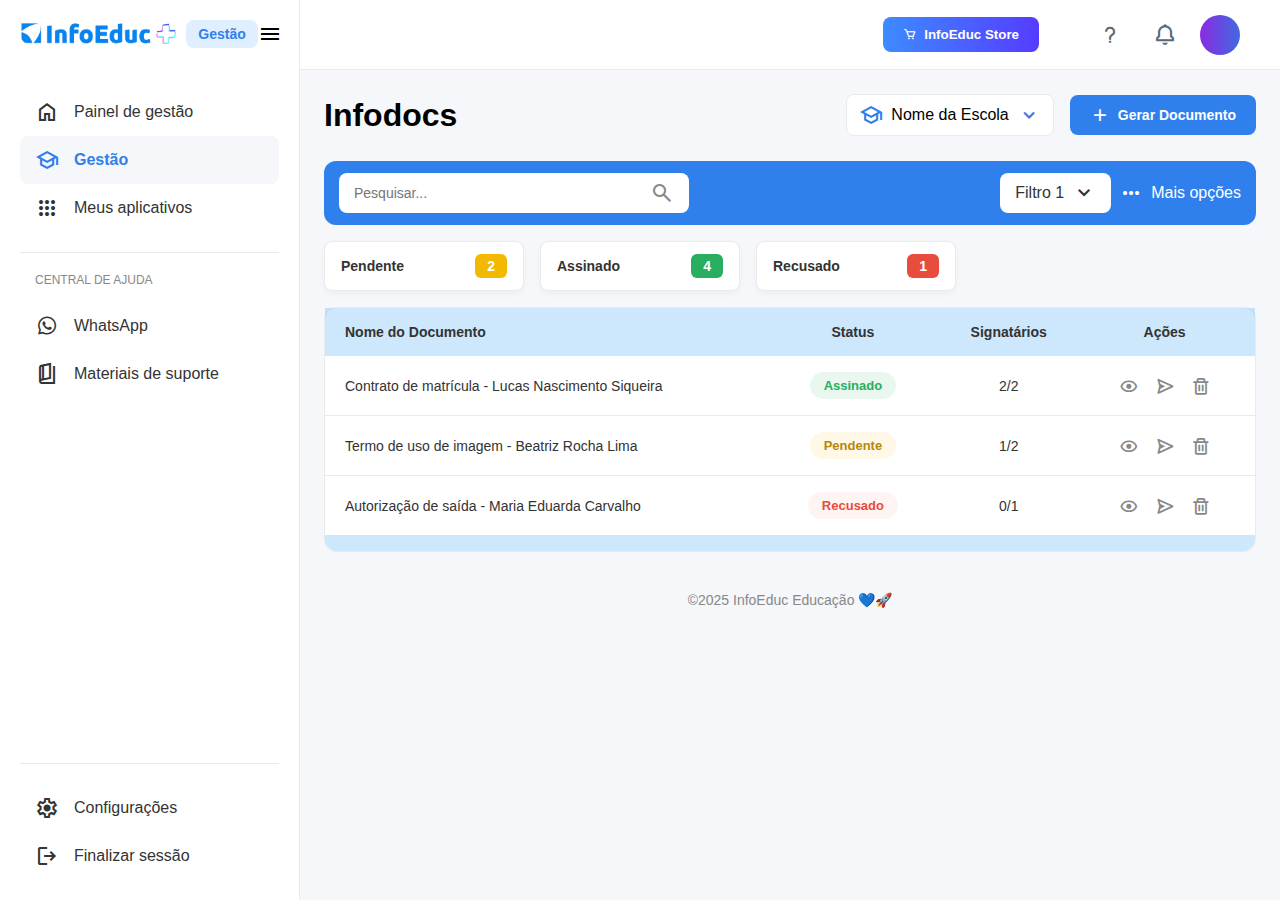
<file: index.html>
<!DOCTYPE html>
<html lang="pt-br">

<head>
    <meta charset="UTF-8">
    <meta name="viewport" content="width=device-width, initial-scale=1.0">
    <title>Infodocs | InfoEduc Plus</title>
    <link rel="stylesheet"
        href="https://fonts.googleapis.com/css2?family=Material+Symbols+Outlined:opsz,wght,FILL,GRAD@20..48,100..700,1,0" />
    <link href='https://unpkg.com/boxicons@2.1.4/css/boxicons.min.css' rel='stylesheet'>
    <link href="https://fonts.googleapis.com/css2?family=Ubuntu:wght@400;500;700&display=swap" rel="stylesheet">
    <link rel="stylesheet" href="estilos-base.css">
</head>

<body>
    <aside class="sidebar">
        <div class="sidebar-header">
            <div class="logo">
                <img src="imagens/infoeduc-logo.png" alt="InfoEduc Plus Logo"> <span>Gestão</span>
            </div>
            <i class="material-symbols-outlined">menu</i>
        </div>
        <nav class="sidebar-nav">
            <ul class="sidebar-menu">
                <li class="sidebar-menu-item">
                    <a href="#"><i class="material-symbols-outlined">home</i> Painel de gestão</a>
                </li>
                <li class="sidebar-menu-item active">
                    <a href="#"><i class="material-symbols-outlined">school</i> Gestão</a>
                </li>
                <li class="sidebar-menu-item">
                    <a href="#"><i class="material-symbols-outlined">apps</i> Meus aplicativos</a>
                </li>
            </ul>
            <hr class="sidebar-hr">
            <div class="menu-section-title">Central de ajuda</div>
            <ul class="sidebar-menu">
                <li class="sidebar-menu-item">
                    <a href="#"><i class='bx bxl-whatsapp'></i> WhatsApp</a>
                </li>
                <li class="sidebar-menu-item">
                    <a href="#"><i class="material-symbols-outlined">book_5</i> Materiais de suporte</a>
                </li>
            </ul>
        </nav>
        <div class="sidebar-footer">
            <hr class="sidebar-hr">
            <ul class="sidebar-menu">
                <li class="sidebar-menu-item">
                    <a href="#"><i class="material-symbols-outlined">settings</i> Configurações</a>
                </li>
                <li class="sidebar-menu-item">
                    <a href="#"><i class="material-symbols-outlined">logout</i> Finalizar sessão</a>
                </li>
            </ul>
        </div>
    </aside>

    <main class="main-content">
        <header class="main-header">
            <button class="store-button">
                <i class='bx bx-cart'></i> InfoEduc Store
            </button>
            <div class="header-icons">
                <i class='bx bx-megaphone'></i>
                <i class='bx bx-question-mark'></i>
                <i class='bx bx-bell'></i>
                <div class="user-avatar"></div>
            </div>
        </header>

        <div class="page-content">
            <div class="page-header">
                <h1>Infodocs</h1>
                <div class="header-actions-group">
                    <div class="school-selector">
                        <i class="material-symbols-outlined">school</i>
                        <span>Nome da Escola</span>
                        <i class='bx bx-chevron-down'></i>
                    </div>
                    <button class="button-primary" id="open-popup-btn">
                        <i class='bx bx-plus'></i>
                        Gerar Documento
                    </button>
                </div>
            </div>

            <div class="filter-bar">
                <div class="search-input-container">
                    <input type="text" placeholder="Pesquisar...">
                    <i class="material-symbols-outlined">search</i>
                </div>
                <div class="filter-controls-group">
                    <div class="filter-dropdown">
                        <span>Filtro 1</span>
                        <i class="material-symbols-outlined">expand_more</i>
                    </div>
                    <a href="#" class="more-options-link">
                        <i class="material-symbols-outlined">more_horiz</i>
                        <span>Mais opções</span>
                    </a>
                </div>
            </div>

            <div class="info-cards-container">
                <div class="info-card card--pendente">
                    <span class="card-label">Pendente</span>
                    <span class="card-badge">2</span>
                </div>
                <div class="info-card card--assinado">
                    <span class="card-label">Assinado</span>
                    <span class="card-badge">4</span>
                </div>
                <div class="info-card card--recusado">
                    <span class="card-label">Recusado</span>
                    <span class="card-badge">1</span>
                </div>
            </div>


            <div class="content-container">
                <div class="table-header">
                    <div class="header-cell">Nome do Documento</div>
                    <div class="header-cell">Status</div>
                    <div class="header-cell">Signatários</div>
                    <div class="header-cell actions">Ações</div>
                </div>
                <div class="table-body">
                    <div class="table-row">
                        <div class="data-cell">Contrato de matrícula - Lucas Nascimento Siqueira</div>
                        <div class="data-cell">
                            <span class="status-badge status--success">Assinado</span>
                        </div>
                        <div class="data-cell">2/2</div>
                        <div class="data-cell actions">
                            <i class='bx bx-show' title="Visualizar"></i>
                            <i class='bx bx-send' title="Reenviar"></i>
                            <i class='bx bx-trash' title="Excluir"></i>
                        </div>
                    </div>
                    <div class="table-row">
                        <div class="data-cell">Termo de uso de imagem - Beatriz Rocha Lima</div>
                        <div class="data-cell">
                            <span class="status-badge status--warning">Pendente</span>
                        </div>
                        <div class="data-cell">1/2</div>
                        <div class="data-cell actions">
                            <i class='bx bx-show' title="Visualizar"></i>
                            <i class='bx bx-send' title="Reenviar"></i>
                            <i class='bx bx-trash' title="Excluir"></i>
                        </div>
                    </div>
                    <div class="table-row">
                        <div class="data-cell">Autorização de saída - Maria Eduarda Carvalho</div>
                        <div class="data-cell">
                            <span class="status-badge status--danger">Recusado</span>
                        </div>
                        <div class="data-cell">0/1</div>
                        <div class="data-cell actions">
                            <i class='bx bx-show' title="Visualizar"></i>
                            <i class='bx bx-send' title="Reenviar"></i>
                            <i class='bx bx-trash' title="Excluir"></i>
                        </div>
                    </div>
                </div>
                <div class="table-footer"></div>
            </div>

            <footer class="page-footer">
                ©2025 InfoEduc Educação 💙🚀
            </footer>
        </div>
    </main>

    <div class="popup-overlay hidden" id="popup-gerador">
        <div class="popup-container">
            <button class="popup-close">&times;</button>

            <div id="form-step">
                <div class="popup-header">
                    <h2>Gerador de Documentos</h2>
                    <p class="popup-school-name">Escola: <strong>[Nome da Escola]</strong></p>
                    <p class="popup-context">📍 Gerando a partir da página: <strong>Infodocs</strong></p>
                </div>

                <div class="popup-content">
                    <div class="form-group">
                        <label for="documento-modelo">Selecione o tipo de documento</label>
                        <div class="select-wrapper">
                            <select id="documento-modelo">
                                <option value="">Selecione...</option>
                                <option value="relatorio_notas">Relatório de Notas</option>
                                <option value="declaracao_matricula">Declaração de Matrícula</option>
                                <option value="contrato_matricula">Contrato de Matrícula</option>
                                <option value="diario_escolar">Diário Escolar</option>
                            </select>
                        </div>
                    </div>

                    <div id="filtros-relatorio" class="conditional-filters hidden">
                        <label>Filtros obrigatórios</label>
                        <div class="form-row">
                            <div class="form-group">
                                <label for="ano-letivo">Ano letivo</label>
                                <div class="select-wrapper">
                                    <select id="ano-letivo">
                                        <option value="">Selecione</option>
                                    </select>
                                </div>
                            </div>
                            <div class="form-group">
                                <label for="turma">Turma</label>
                                <div class="select-wrapper">
                                    <select id="turma">
                                        <option value="">Selecione</option>
                                    </select>
                                </div>
                            </div>
                        </div>
                    </div>

                    <div class="form-group-checkbox">

                        <div class="checkbox-wrapper">
                            <input type="checkbox" id="assinatura-checkbox" checked>
                            <label for="assinatura-checkbox">Enviar este documento para assinatura eletrônica?</label>
                        </div>

                        <div class="feedback-wrapper">
                            <span class="signature-feedback">Isso consumirá 1 crédito de assinatura.</span>
                        </div>

                    </div>
                    <div id="progresso-assinatura-container" class="progress-container hidden">
                        <div class="progress-text">
                            <span>Uso de assinaturas</span>
                            <strong>3 de 10</strong>
                        </div>
                        <div class="progress-bar">
                            <div class="progress-bar-fill" style="width: 30%;"></div>
                        </div>
                    </div>
                    <div id="signatarios-contrato" class="conditional-filters hidden">
                        <label>Selecione os signatários</label>
                        <div class="form-row">
                            <div class="form-group">
                                <label for="contrato-gestor">Gestor(a)</label>
                                <div class="select-wrapper">
                                    <select id="contrato-gestor">
                                        <option value="">Selecione</option>
                                    </select>
                                </div>
                            </div>
                            <div class="form-group">
                                <label for="contrato-responsavel">Responsável do Aluno</label>
                                <div class="select-wrapper">
                                    <select id="contrato-responsavel">
                                        <option value="">Selecione</option>
                                    </select>
                                </div>
                            </div>
                        </div>
                    </div>

                    <div id="signatarios-diario" class="conditional-filters hidden">
                        <label>Selecione os signatários</label>
                        <div class="form-row">
                            <div class="form-group">
                                <label for="diario-gestor">Gestor(a)</label>
                                <div class="select-wrapper">
                                    <select id="diario-gestor">
                                        <option value="">Selecione</option>
                                    </select>
                                </div>
                            </div>
                            <div class="form-group">
                                <label for="diario-coordenador">Coordenador(a)</label>
                                <div class="select-wrapper">
                                    <select id="diario-coordenador">
                                        <option value="">Selecione</option>
                                    </select>
                                </div>
                            </div>
                            <div class="form-group">
                                <label for="diario-professor">Professor(a)</label>
                                <div class="select-wrapper">
                                    <select id="diario-professor">
                                        <option value="">Selecione</option>
                                    </select>
                                </div>
                            </div>
                        </div>
                    </div>
                </div>

                <div class="popup-footer">
                    <button class="popup-submit">Gerar</button>
                </div>
            </div>

            <div id="loading-step" class="popup-step hidden">
                <div class="loader"></div>
                <p>Gerando documento, por favor aguarde...</p>
            </div>

            <div id="success-step" class="popup-step hidden">
                <div class="success-icon">
                    <i class='bx bx-check'></i>
                </div>
                <h3>Documento Gerado!</h3>
                <p>O documento está pronto para ser assinado por você.</p>
                <button class="popup-submit" id="go-to-signature-btn">
                    <i class='bx bxs-pen'></i>
                    Assinar Agora
                </button>
            </div>
        </div>
    </div>

    <div class="popup-overlay-viewer hidden" id="popup-viewer">
        <div class="popup-container-viewer">
            <div class="popup-header-viewer">
                <h2 class="popup-title-viewer">Ações do Documento</h2>
                <button class="close-button-viewer">
                    <svg width="24" height="24" viewBox="0 0 24 24" fill="none" stroke="currentColor" stroke-width="2">
                        <line x1="18" y1="6" x2="6" y2="18"></line>
                        <line x1="6" y1="6" x2="18" y2="18"></line>
                    </svg>
                </button>
            </div>

            <div class="document-section-viewer">
                <div class="document-info-viewer">
                    <h3 class="document-title-viewer">Contrato de matrícula - Lucas Siqueira</h3>
                    <div class="document-meta-viewer">
                        CRIADO EM 08/09/25 09:11 - POR tecnologia@infoeduc.com.br
                    </div>
                    <div class="status-container-viewer">
                        <div class="status-badge-viewer status--pending">PENDENTE</div>
                        <div class="signatures-count-viewer">0/1 ASSINATURAS</div>
                    </div>
                </div>

                <div class="signatory-section-viewer">
                    <h3 class="signatory-header-viewer">Signatários</h3>
                    <div class="signatory-card-viewer">
                        <div class="signatory-avatar-viewer">PT</div>
                        <div class="signatory-details-viewer">
                            <h4>Pessoa Teste</h4>
                            <p>79998974970</p>
                        </div>
                        <button class="resend-button-viewer" title="Reenviar link de assinatura">
                            <svg width="20" height="20" viewBox="0 0 24 24" fill="none" stroke="currentColor"
                                stroke-width="2">
                                <line x1="22" y1="2" x2="11" y2="13"></line>
                                <polygon points="22 2 15 22 11 13 2 9 22 2"></polygon>
                            </svg>
                        </button>
                    </div>
                    <div class="signatory-card-viewer">
                        <div class="signatory-avatar-viewer signed">LS</div>
                        <div class="signatory-details-viewer">
                            <h4>Lucas Siqueira</h4>
                            <p>lucas.siqueira@gmail.com</p>
                        </div>
                        <div class="signatory-status-viewer">
                            <div class="status-viewer">Assinado</div>
                            <div class="date-viewer">08/09/25 - 10:23</div>
                        </div>
                    </div>
                </div>
            </div>

            <div class="actions-section-viewer">
                <h3 class="actions-title-viewer">Ações disponíveis</h3>

                <div class="action-buttons-container-viewer">
                    <button class="action-button-viewer">
                        <div class="action-icon-viewer">
                            <svg width="20" height="20" viewBox="0 0 24 24" fill="none" stroke="currentColor"
                                stroke-width="2">
                                <path d="M14 2H6a2 2 0 0 0-2 2v16a2 2 0 0 0 2 2h12a2 2 0 0 0 2-2V8z"></path>
                                <polyline points="14 2 14 8 20 8"></polyline>
                                <line x1="12" y1="18" x2="12" y2="12"></line>
                                <line x1="9" y1="15" x2="15" y2="15"></line>
                            </svg>
                        </div>
                        <span>Baixar documento original</span>
                    </button>

                    <button class="action-button-viewer">
                        <div class="action-icon-viewer download-icon">
                            <svg width="20" height="20" viewBox="0 0 24 24" fill="none" stroke="currentColor"
                                stroke-width="2">
                                <path d="M21 15v4a2 2 0 0 1-2 2H5a2 2 0 0 1-2-2v-4"></path>
                                <polyline points="7,10 12,15 17,10"></polyline>
                                <line x1="12" y1="15" x2="12" y2="3"></line>
                            </svg>
                        </div>
                        <span>Baixar com assinaturas</span>
                    </button>

                    <button class="action-button-viewer">
                        <div class="action-icon-viewer whatsapp-icon">
                            <svg width="20" height="20" viewBox="0 0 24 24" fill="none" stroke="currentColor"
                                stroke-width="2">
                                <path
                                    d="M21 11.5a8.38 8.38 0 0 1-.9 3.8 8.5 8.5 0 0 1-7.6 4.7 8.38 8.38 0 0 1-3.8-.9L3 21l1.9-5.7a8.38 8.38 0 0 1-.9-3.8 8.5 8.5 0 0 1 4.7-7.6 8.38 8.38 0 0 1 3.8-.9h.5a8.48 8.48 0 0 1 8 8v.5z">
                                </path>
                            </svg>
                        </div>
                        <span>Enviar via WhatsApp</span>
                    </button>
                </div>
            </div>
        </div>
    </div>


    <script>
        // --- SCRIPT PARA POPUP GERADOR ---
        const popupGeradorOverlay = document.getElementById('popup-gerador');
        const openBtn = document.getElementById('open-popup-btn');
        const closeBtn = popupGeradorOverlay.querySelector('.popup-close');

        const documentoSelect = document.getElementById('documento-modelo');
        const assinaturaCheckbox = document.getElementById('assinatura-checkbox');
        const submitBtn = popupGeradorOverlay.querySelector('.popup-submit');

        const formStep = document.getElementById('form-step');
        const loadingStep = document.getElementById('loading-step');
        const successStep = document.getElementById('success-step');

        const blocosCondicionais = {
            filtros_relatorio: document.getElementById('filtros-relatorio'),
            signatarios_contrato: document.getElementById('signatarios-contrato'),
            signatarios_diario: document.getElementById('signatarios-diario')
        };

        const checkboxAssinaturaContainer = document.querySelector('.form-group-checkbox');

        const assinaturaFeedback = document.querySelector('.signature-feedback');
        const progressoAssinaturaContainer = document.getElementById('progresso-assinatura-container');

        function resetPopup() {
            formStep.classList.remove('hidden');
            loadingStep.classList.add('hidden');
            successStep.classList.add('hidden');

            documentoSelect.value = "";
            assinaturaCheckbox.checked = false;
            atualizarVisibilidadeFormulario();
        }

        function atualizarVisibilidadeFormulario() {
            const valorDocumento = documentoSelect.value;
            const querAssinatura = assinaturaCheckbox.checked;

            Object.values(blocosCondicionais).forEach(bloco => {
                if (bloco) bloco.classList.add('hidden');
            });

            if (checkboxAssinaturaContainer) checkboxAssinaturaContainer.classList.add('hidden');
            if (progressoAssinaturaContainer) progressoAssinaturaContainer.classList.add('hidden');
            if (assinaturaFeedback) assinaturaFeedback.textContent = '';


            if (valorDocumento === 'relatorio_notas') {
                blocosCondicionais.filtros_relatorio.classList.remove('hidden');

            } else if (valorDocumento === 'contrato_matricula' || valorDocumento === 'diario_escolar') {
                checkboxAssinaturaContainer.classList.remove('hidden');

                if (querAssinatura) {
                    progressoAssinaturaContainer.classList.remove('hidden');
                    assinaturaFeedback.textContent = 'Isso consumirá 1 crédito de assinatura.';

                    if (valorDocumento === 'contrato_matricula') {
                        blocosCondicionais.signatarios_contrato.classList.remove('hidden');
                    } else if (valorDocumento === 'diario_escolar') {
                        blocosCondicionais.signatarios_diario.classList.remove('hidden');
                    }
                } else {
                    blocosCondicionais.signatarios_contrato.classList.add('hidden');
                    blocosCondicionais.signatarios_diario.classList.add('hidden');
                }
            }
        }

        if (openBtn) {
            openBtn.addEventListener('click', function () {
                popupGeradorOverlay.classList.remove('hidden');
                resetPopup();
            });
        }

        if (closeBtn) {
            closeBtn.addEventListener('click', function () {
                popupGeradorOverlay.classList.add('hidden');
            });
        }

        if (documentoSelect) documentoSelect.addEventListener('change', atualizarVisibilidadeFormulario);
        if (assinaturaCheckbox) assinaturaCheckbox.addEventListener('change', atualizarVisibilidadeFormulario);

        if (submitBtn) {
            submitBtn.addEventListener('click', function () {
                formStep.classList.add('hidden');
                loadingStep.classList.remove('hidden');

                setTimeout(function () {
                    loadingStep.classList.add('hidden');
                    successStep.classList.remove('hidden');
                }, 2500);
            });
        }

        atualizarVisibilidadeFormulario();

        // --- SCRIPT PARA POPUP DE VISUALIZAÇÃO (NOVO) ---
        document.addEventListener('DOMContentLoaded', function () {
            const popupViewerOverlay = document.getElementById('popup-viewer');
            const viewIcons = document.querySelectorAll('.bx-show');
            const closeViewerBtn = popupViewerOverlay.querySelector('.close-button-viewer');

            // Função para abrir o popup de visualização
            function openViewerPopup() {
                popupViewerOverlay.classList.remove('hidden');
            }

            // Função para fechar o popup de visualização
            function closeViewerPopup() {
                popupViewerOverlay.classList.add('hidden');
            }

            // Adicionar evento de clique para cada ícone de olho
            viewIcons.forEach(icon => {
                icon.addEventListener('click', openViewerPopup);
            });

            // Adicionar evento de clique para o botão de fechar
            if (closeViewerBtn) {
                closeViewerBtn.addEventListener('click', closeViewerPopup);
            }

            // Adicionar evento de clique para fechar ao clicar fora do popup
            popupViewerOverlay.addEventListener('click', function (event) {
                if (event.target === popupViewerOverlay) {
                    closeViewerPopup();
                }
            });
        });

    </script>
</body>

</html>
</file>
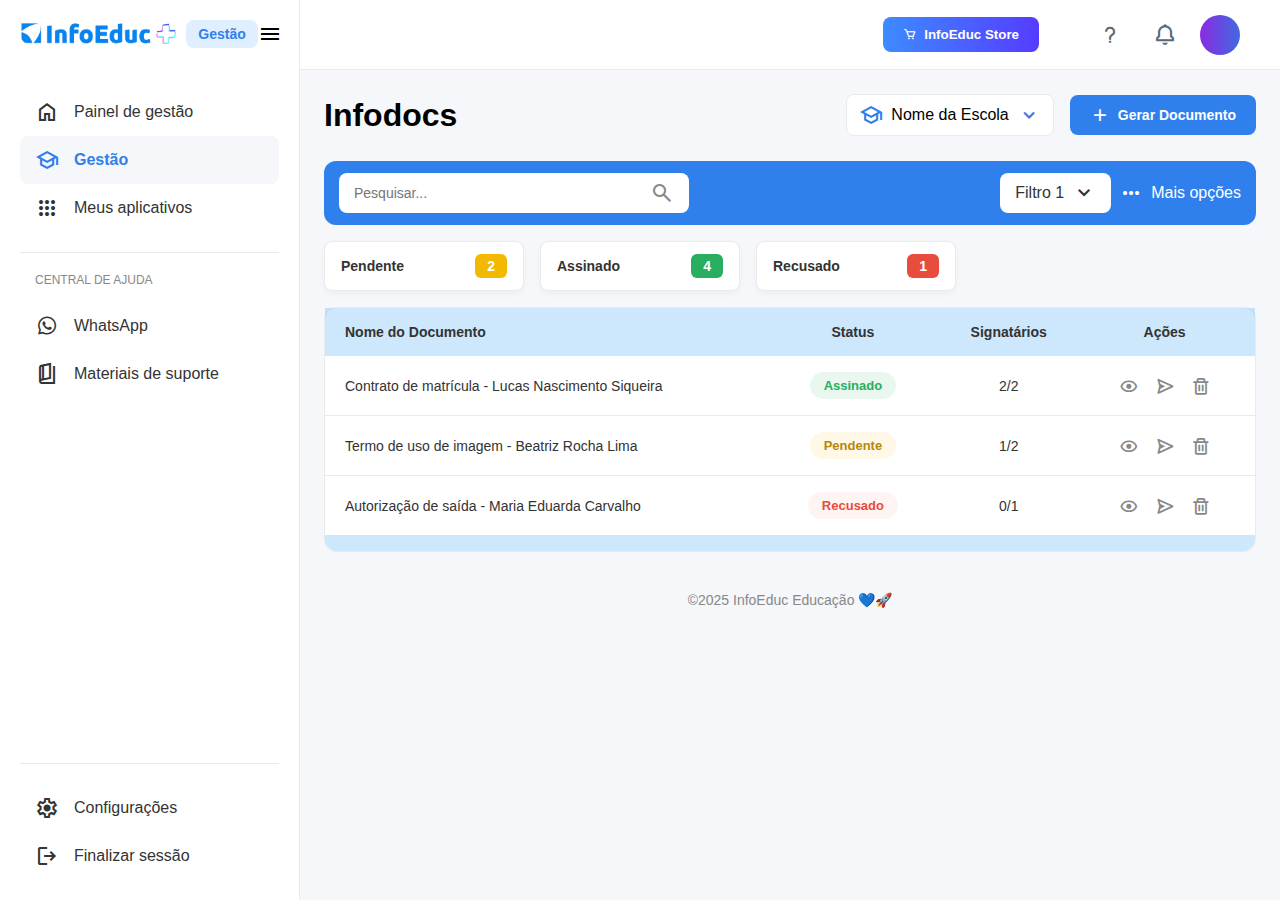
<file: InfoDocs.html>
<!DOCTYPE html>
<html lang="pt-br">

<head>
    <meta charset="UTF-8">
    <meta name="viewport" content="width=device-width, initial-scale=1.0">
    <title>Infodocs | InfoEduc Plus</title>
    <link rel="stylesheet"
        href="https://fonts.googleapis.com/css2?family=Material+Symbols+Outlined:opsz,wght,FILL,GRAD@20..48,100..700,1,0" />
    <link href='https://unpkg.com/boxicons@2.1.4/css/boxicons.min.css' rel='stylesheet'>
    <link href="https://fonts.googleapis.com/css2?family=Ubuntu:wght@400;500;700&display=swap" rel="stylesheet">
    <link rel="stylesheet" href="estilos-base.css">
</head>

<body>
    <aside class="sidebar">
        <div class="sidebar-header">
            <div class="logo">
                <img src="imagens/infoeduc-logo.png" alt="InfoEduc Plus Logo"> <span>Gestão</span>
            </div>
            <i class="material-symbols-outlined">menu</i>
        </div>
        <nav class="sidebar-nav">
            <ul class="sidebar-menu">
                <li class="sidebar-menu-item">
                    <a href="#"><i class="material-symbols-outlined">home</i> Painel de gestão</a>
                </li>
                <li class="sidebar-menu-item active">
                    <a href="#"><i class="material-symbols-outlined">school</i> Gestão</a>
                </li>
                <li class="sidebar-menu-item">
                    <a href="#"><i class="material-symbols-outlined">apps</i> Meus aplicativos</a>
                </li>
            </ul>
            <hr class="sidebar-hr">
            <div class="menu-section-title">Central de ajuda</div>
            <ul class="sidebar-menu">
                <li class="sidebar-menu-item">
                    <a href="#"><i class='bx bxl-whatsapp'></i> WhatsApp</a>
                </li>
                <li class="sidebar-menu-item">
                    <a href="#"><i class="material-symbols-outlined">book_5</i> Materiais de suporte</a>
                </li>
            </ul>
        </nav>
        <div class="sidebar-footer">
            <hr class="sidebar-hr">
            <ul class="sidebar-menu">
                <li class="sidebar-menu-item">
                    <a href="#"><i class="material-symbols-outlined">settings</i> Configurações</a>
                </li>
                <li class="sidebar-menu-item">
                    <a href="#"><i class="material-symbols-outlined">logout</i> Finalizar sessão</a>
                </li>
            </ul>
        </div>
    </aside>

    <main class="main-content">
        <header class="main-header">
            <button class="store-button">
                <i class='bx bx-cart'></i> InfoEduc Store
            </button>
            <div class="header-icons">
                <i class='bx bx-megaphone'></i>
                <i class='bx bx-question-mark'></i>
                <i class='bx bx-bell'></i>
                <div class="user-avatar"></div>
            </div>
        </header>

        <div class="page-content">
            <div class="page-header">
                <h1>Infodocs</h1>
                <div class="header-actions-group">
                    <div class="school-selector">
                        <i class="material-symbols-outlined">school</i>
                        <span>Nome da Escola</span>
                        <i class='bx bx-chevron-down'></i>
                    </div>
                    <button class="button-primary" id="open-popup-btn">
                        <i class='bx bx-plus'></i>
                        Gerar Documento
                    </button>
                </div>
            </div>

            <div class="filter-bar">
                <div class="search-input-container">
                    <input type="text" placeholder="Pesquisar...">
                    <i class="material-symbols-outlined">search</i>
                </div>
                <div class="filter-controls-group">
                    <div class="filter-dropdown">
                        <span>Filtro 1</span>
                        <i class="material-symbols-outlined">expand_more</i>
                    </div>
                    <a href="#" class="more-options-link">
                        <i class="material-symbols-outlined">more_horiz</i>
                        <span>Mais opções</span>
                    </a>
                </div>
            </div>

            <div class="info-cards-container">
                <div class="info-card card--pendente">
                    <span class="card-label">Pendente</span>
                    <span class="card-badge">2</span>
                </div>
                <div class="info-card card--assinado">
                    <span class="card-label">Assinado</span>
                    <span class="card-badge">4</span>
                </div>
                <div class="info-card card--recusado">
                    <span class="card-label">Recusado</span>
                    <span class="card-badge">1</span>
                </div>
            </div>


            <div class="content-container">
                <div class="table-header">
                    <div class="header-cell">Nome do Documento</div>
                    <div class="header-cell">Status</div>
                    <div class="header-cell">Signatários</div>
                    <div class="header-cell actions">Ações</div>
                </div>
                <div class="table-body">
                    <div class="table-row">
                        <div class="data-cell">Contrato de matrícula - Lucas Nascimento Siqueira</div>
                        <div class="data-cell">
                            <span class="status-badge status--success">Assinado</span>
                        </div>
                        <div class="data-cell">2/2</div>
                        <div class="data-cell actions">
                            <i class='bx bx-show' title="Visualizar"></i>
                            <i class='bx bx-send' title="Reenviar"></i>
                            <i class='bx bx-trash' title="Excluir"></i>
                        </div>
                    </div>
                    <div class="table-row">
                        <div class="data-cell">Termo de uso de imagem - Beatriz Rocha Lima</div>
                        <div class="data-cell">
                            <span class="status-badge status--warning">Pendente</span>
                        </div>
                        <div class="data-cell">1/2</div>
                        <div class="data-cell actions">
                            <i class='bx bx-show' title="Visualizar"></i>
                            <i class='bx bx-send' title="Reenviar"></i>
                            <i class='bx bx-trash' title="Excluir"></i>
                        </div>
                    </div>
                    <div class="table-row">
                        <div class="data-cell">Autorização de saída - Maria Eduarda Carvalho</div>
                        <div class="data-cell">
                            <span class="status-badge status--danger">Recusado</span>
                        </div>
                        <div class="data-cell">0/1</div>
                        <div class="data-cell actions">
                            <i class='bx bx-show' title="Visualizar"></i>
                            <i class='bx bx-send' title="Reenviar"></i>
                            <i class='bx bx-trash' title="Excluir"></i>
                        </div>
                    </div>
                </div>
                <div class="table-footer"></div>
            </div>

            <footer class="page-footer">
                ©2025 InfoEduc Educação 💙🚀
            </footer>
        </div>
    </main>

    <div class="popup-overlay hidden">
        <div class="popup-container">
            <button class="popup-close">&times;</button>

            <div id="form-step">
                <div class="popup-header">
                    <h2>Gerador de Documentos</h2>
                    <p class="popup-school-name">Escola: <strong>[Nome da Escola]</strong></p>
                    <p class="popup-context">📍 Gerando a partir da página: <strong>Infodocs</strong></p>
                </div>

                <div class="popup-content">
                    <div class="form-group">
                        <label for="documento-modelo">Selecione o tipo de documento</label>
                        <div class="select-wrapper">
                            <select id="documento-modelo">
                                <option value="">Selecione...</option>
                                <option value="relatorio_notas">Relatório de Notas</option>
                                <option value="declaracao_matricula">Declaração de Matrícula</option>
                                <option value="contrato_matricula">Contrato de Matrícula</option>
                                <option value="diario_escolar">Diário Escolar</option>
                            </select>
                        </div>
                    </div>

                    <div id="filtros-relatorio" class="conditional-filters hidden">
                        <label>Filtros obrigatórios</label>
                        <div class="form-row">
                            <div class="form-group">
                                <label for="ano-letivo">Ano letivo</label>
                                <div class="select-wrapper">
                                    <select id="ano-letivo">
                                        <option value="">Selecione</option>
                                    </select>
                                </div>
                            </div>
                            <div class="form-group">
                                <label for="turma">Turma</label>
                                <div class="select-wrapper">
                                    <select id="turma">
                                        <option value="">Selecione</option>
                                    </select>
                                </div>
                            </div>
                        </div>
                    </div>

                    <div class="form-group-checkbox">

                        <div class="checkbox-wrapper">
                            <input type="checkbox" id="assinatura-checkbox" checked>
                            <label for="assinatura-checkbox">Enviar este documento para assinatura eletrônica?</label>
                        </div>

                        <div class="feedback-wrapper">
                            <span class="signature-feedback">Isso consumirá 1 crédito de assinatura.</span>
                        </div>

                    </div>
                    <div id="progresso-assinatura-container" class="progress-container hidden">
                        <div class="progress-text">
                            <span>Uso de assinaturas</span>
                            <strong>3 de 10</strong>
                        </div>
                        <div class="progress-bar">
                            <div class="progress-bar-fill" style="width: 30%;"></div>
                        </div>
                    </div>
                    <div id="signatarios-contrato" class="conditional-filters hidden">
                        <label>Selecione os signatários</label>
                        <div class="form-row">
                            <div class="form-group">
                                <label for="contrato-gestor">Gestor(a)</label>
                                <div class="select-wrapper">
                                    <select id="contrato-gestor">
                                        <option value="">Selecione</option>
                                    </select>
                                </div>
                            </div>
                            <div class="form-group">
                                <label for="contrato-responsavel">Responsável do Aluno</label>
                                <div class="select-wrapper">
                                    <select id="contrato-responsavel">
                                        <option value="">Selecione</option>
                                    </select>
                                </div>
                            </div>
                        </div>
                    </div>

                    <div id="signatarios-diario" class="conditional-filters hidden">
                        <label>Selecione os signatários</label>
                        <div class="form-row">
                            <div class="form-group">
                                <label for="diario-gestor">Gestor(a)</label>
                                <div class="select-wrapper">
                                    <select id="diario-gestor">
                                        <option value="">Selecione</option>
                                    </select>
                                </div>
                            </div>
                            <div class="form-group">
                                <label for="diario-coordenador">Coordenador(a)</label>
                                <div class="select-wrapper">
                                    <select id="diario-coordenador">
                                        <option value="">Selecione</option>
                                    </select>
                                </div>
                            </div>
                            <div class="form-group">
                                <label for="diario-professor">Professor(a)</label>
                                <div class="select-wrapper">
                                    <select id="diario-professor">
                                        <option value="">Selecione</option>
                                    </select>
                                </div>
                            </div>
                        </div>
                    </div>
                </div>

                <div class="popup-footer">
                    <button class="popup-submit">Gerar</button>
                </div>
            </div>

            <div id="loading-step" class="popup-step hidden">
                <div class="loader"></div>
                <p>Gerando documento, por favor aguarde...</p>
            </div>

            <div id="success-step" class="popup-step hidden">
                <div class="success-icon">
                    <i class='bx bx-check'></i>
                </div>
                <h3>Documento Gerado!</h3>
                <p>O documento está pronto para ser assinado por você.</p>
                <button class="popup-submit" id="go-to-signature-btn">
                    <i class='bx bxs-pen'></i>
                    Assinar Agora
                </button>
            </div>
        </div>
    </div>

<script>
    // --- ELEMENTOS DO DOM ---
    const popupOverlay = document.querySelector('.popup-overlay');
    const openBtn = document.getElementById('open-popup-btn');
    const closeBtn = document.querySelector('.popup-close');

    // Elementos do Formulário
    const documentoSelect = document.getElementById('documento-modelo');
    const assinaturaCheckbox = document.getElementById('assinatura-checkbox');
    const submitBtn = document.querySelector('.popup-submit');

    // Passos (Steps) do Popup
    const formStep = document.getElementById('form-step');
    const loadingStep = document.getElementById('loading-step');
    const successStep = document.getElementById('success-step');

    // Mapeamento de blocos internos do formulário
    const blocosCondicionais = {
        filtros_relatorio: document.getElementById('filtros-relatorio'),
        signatarios_contrato: document.getElementById('signatarios-contrato'),
        signatarios_diario: document.getElementById('signatarios-diario')
    };
    
    // CORREÇÃO: Pegamos o container do checkbox pela classe, não pelo ID
    const checkboxAssinaturaContainer = document.querySelector('.form-group-checkbox'); 
    
    // NOVOS ELEMENTOS DE FEEDBACK
    const assinaturaFeedback = document.querySelector('.signature-feedback'); 
    const progressoAssinaturaContainer = document.getElementById('progresso-assinatura-container');


    // --- FUNÇÕES ---

    // Reseta o popup para o estado inicial (mostrando o formulário)
    function resetPopup() {
        formStep.classList.remove('hidden');
        loadingStep.classList.add('hidden');
        successStep.classList.add('hidden');

        documentoSelect.value = "";
        assinaturaCheckbox.checked = false;
        atualizarVisibilidadeFormulario();
    }

    // Controla a visibilidade dos campos DENTRO do formulário
    function atualizarVisibilidadeFormulario() {
        const valorDocumento = documentoSelect.value;
        const querAssinatura = assinaturaCheckbox.checked;

        // Esconde todos os blocos condicionais para começar
        Object.values(blocosCondicionais).forEach(bloco => {
            if (bloco) bloco.classList.add('hidden');
        });
        
        // CORREÇÃO: Verifica se o elemento existe antes de tentar manipulá-lo
        if (checkboxAssinaturaContainer) checkboxAssinaturaContainer.classList.add('hidden');
        if (progressoAssinaturaContainer) progressoAssinaturaContainer.classList.add('hidden');
        if (assinaturaFeedback) assinaturaFeedback.textContent = '';


        if (valorDocumento === 'relatorio_notas') {
            blocosCondicionais.filtros_relatorio.classList.remove('hidden');

        } else if (valorDocumento === 'contrato_matricula' || valorDocumento === 'diario_escolar') {
            checkboxAssinaturaContainer.classList.remove('hidden');

            if (querAssinatura) {
                // Mostra o feedback e a barra de progresso
                progressoAssinaturaContainer.classList.remove('hidden');
                assinaturaFeedback.textContent = 'Isso consumirá 1 crédito de assinatura.';

                // Mostra o bloco de signatários correto
                if (valorDocumento === 'contrato_matricula') {
                    blocosCondicionais.signatarios_contrato.classList.remove('hidden');
                } else if (valorDocumento === 'diario_escolar') {
                    blocosCondicionais.signatarios_diario.classList.remove('hidden');
                }
            } else {
                 // Garante que os signatários fiquem escondidos se o checkbox for desmarcado
                 blocosCondicionais.signatarios_contrato.classList.add('hidden');
                 blocosCondicionais.signatarios_diario.classList.add('hidden');
            }
        }
    }

    // --- EVENT LISTENERS ---

    // Abrir o Popup
    if (openBtn) {
        openBtn.addEventListener('click', function () {
            popupOverlay.classList.remove('hidden');
            resetPopup();
        });
    }

    // Fechar o Popup
    if(closeBtn) {
        closeBtn.addEventListener('click', function () {
            popupOverlay.classList.add('hidden');
        });
    }

    // Mudar campos do formulário
    if(documentoSelect) documentoSelect.addEventListener('change', atualizarVisibilidadeFormulario);
    if(assinaturaCheckbox) assinaturaCheckbox.addEventListener('change', atualizarVisibilidadeFormulario);

    // Clicar em "Gerar"
    if(submitBtn) {
        submitBtn.addEventListener('click', function () {
            formStep.classList.add('hidden');
            loadingStep.classList.remove('hidden');

            setTimeout(function () {
                loadingStep.classList.add('hidden');
                successStep.classList.remove('hidden');
            }, 2500);
        });
    }
    
    // Inicia a visibilidade correta ao carregar a página
    atualizarVisibilidadeFormulario();
</script>
</body>

</html>
</file>
<file: estilos-base.css>
/* --- 💙🚀 DESIGN SYSTEM INFOEDUC PLUS 🚀💙 --- */

/* --- 1. VARIÁVEIS E CONFIGURAÇÕES GLOBAIS --- */
:root {
    --color-primary: #2F80ED;
    --color-background: #F5F7FA;
    --color-surface: #FFFFFF;
    --color-text-primary: #333333;
    --color-text-secondary: #888888;
    --color-border: #EAEAEA;
    --color-success: #27AE60;
    --color-warning: #F2B900;
    --color-danger: #E74C3C;
    --color-info: #3498DB;
    --color-dark-gray: #5A6978;

    --sidebar-width: 300px;
    --header-height: 70px;
    --font-family: -apple-system, BlinkMacSystemFont, "Segoe UI", Roboto, "Helvetica Neue", Arial, sans-serif;
    --border-radius: 12px;
    --shadow-light: 0 4px 12px rgba(0, 0, 0, 0.08);
}

* {
    margin: 0;
    padding: 0;
    box-sizing: border-box;
    font-family: var(--font-family);
}

body {
    display: flex;
    background-color: var(--color-background);
}


/* --- 2. LAYOUT PRINCIPAL --- */
.sidebar {
    width: var(--sidebar-width);
    height: 100vh;
    background-color: var(--color-surface);
    border-right: 1px solid var(--color-border);
    display: flex;
    flex-direction: column;
    padding: 20px;
    position: fixed;
    left: 0;
    top: 0;
    transition: all 0.3s ease;
}

.main-content {
    width: calc(100% - var(--sidebar-width));
    margin-left: var(--sidebar-width);
    position: relative;
    padding-top: var(--header-height);
}

.page-content {
    padding: 24px;
    max-width: 1400px;
    margin: 0 auto;
}


/* --- 3. COMPONENTES: SIDEBAR --- */
.sidebar-header {
    display: flex;
    align-items: center;
    justify-content: space-between;
    margin-bottom: 40px;
}

.sidebar-header .logo {
    display: flex;
    align-items: center;
    gap: 10px;
}

.sidebar-header .logo img {
    height: 24px;
}

.sidebar-header .logo span {
    background-color: #E0EFFF;
    color: var(--color-primary);
    padding: 6px 12px;
    border-radius: 8px;
    font-size: 14px;
    font-weight: 600;
}

.sidebar-header i {
    cursor: pointer;
}

.sidebar-nav {
    flex-grow: 1;
    overflow-y: auto;
}

.sidebar-hr {
    border: none;
    border-top: 1px solid var(--color-border);
    margin: 20px 0;
}

.menu-section-title {
    font-size: 12px;
    font-weight: 500;
    color: var(--color-text-secondary);
    text-transform: uppercase;
    margin-bottom: 15px;
    padding-left: 15px;
}

.sidebar-menu {
    list-style: none;
}

.sidebar-menu-item a {
    display: flex;
    align-items: center;
    padding: 12px 15px;
    text-decoration: none;
    color: var(--color-text-primary);
    border-radius: 8px;
    font-weight: 500;
    transition: all 0.2s ease;
}

.sidebar-menu-item i {
    margin-right: 15px;
    font-size: 24px;
    --fill: 1;
}

.sidebar-menu-item a:hover {
    background-color: var(--color-background);
    color: var(--color-primary);
}

.sidebar-menu-item.active a {
    background-color: var(--color-background);
    color: var(--color-primary);
    font-weight: 600;
}

.sidebar-footer {
    padding-top: 0;
}


/* --- 4. COMPONENTES: CABEÇALHO --- */
.main-header {
    height: var(--header-height);
    width: calc(100% - var(--sidebar-width));
    background-color: var(--color-surface);
    border-bottom: 1px solid var(--color-border);
    display: flex;
    align-items: center;
    justify-content: flex-end;
    padding: 0 40px;
    position: fixed;
    top: 0;
    gap: 20px;
    z-index: 10;
}

.page-header {
    display: flex;
    justify-content: space-between;
    align-items: center;
    margin-bottom: 25px;
}

.page-header h1 {
    font-size: 32px;
}

.header-actions-group {
    display: flex;
    align-items: center;
    gap: 16px;
}


/* --- 5. COMPONENTES GERAIS (BOTÕES, INPUTS, ETC) --- */
.button-primary {
    background-color: var(--color-primary);
    color: white;
    border: none;
    padding: 10px 20px;
    border-radius: 8px;
    font-weight: 600;
    font-size: 14px;
    cursor: pointer;
    display: flex;
    align-items: center;
    gap: 8px;
    transition: background-color 0.2s;
}

.button-primary:hover {
    background-color: #1a6dd1;
}

.button-primary i {
    font-size: 20px;
}

.store-button {
    background: linear-gradient(90deg, #3D8BFF 0%, #553CFF 100%);
    color: #FFFFFF;
    border: none;
    padding: 10px 20px;
    border-radius: 8px;
    font-weight: 600;
    cursor: pointer;
    display: flex;
    align-items: center;
    gap: 8px;
}

.header-icons {
    display: flex;
    align-items: center;
    gap: 15px;
}

.header-icons i {
    font-size: 24px;
    cursor: pointer;
    color: var(--color-dark-gray);
    padding: 8px;
    border-radius: 50%;
    transition: background-color 0.2s ease;
}

.header-icons i:hover {
    background-color: var(--color-background);
}

.user-avatar {
    width: 40px;
    height: 40px;
    border-radius: 50%;
    background: linear-gradient(90deg, #8A2BE2, #4169E1);
    cursor: pointer;
}

.school-selector {
    display: flex;
    align-items: center;
    gap: 8px;
    background-color: var(--color-surface);
    border: 1px solid var(--color-border);
    padding: 8px 12px;
    border-radius: 8px;
    cursor: pointer;
}

.school-selector i {
    font-size: 24px;
    color: var(--color-primary);
}

.filter-bar {
    background-color: var(--color-primary);
    padding: 12px 15px;
    border-radius: var(--border-radius);
    display: flex;
    align-items: center;
    justify-content: space-between;
    margin-bottom: 16px;
}

.search-input-container {
    position: relative;
    width: 100%;
    max-width: 350px;
}

.search-input-container input {
    width: 100%;
    height: 40px;
    padding: 0 40px 0 15px;
    border: none;
    border-radius: 8px;
    font-size: 14px;
}

.search-input-container i {
    position: absolute;
    right: 15px;
    top: 50%;
    transform: translateY(-50%);
    color: var(--color-text-secondary);
}

.filter-controls-group {
    display: flex;
    align-items: center;
    gap: 8px;
}

.filter-dropdown {
    background-color: var(--color-surface);
    color: var(--color-text-primary);
    height: 40px;
    padding: 0 15px;
    border-radius: 8px;
    display: flex;
    align-items: center;
    gap: 8px;
    cursor: pointer;
    font-weight: 500;
}

.more-options-link {
    display: flex;
    align-items: center;
    gap: 8px;
    color: #FFFFFF;
    text-decoration: none;
    font-weight: 500;
}


/* --- 6. COMPONENTES: CONTAINERS E TABELAS --- */
.content-container {
    background-color: var(--color-surface);
    border-radius: var(--border-radius);
    padding: 0;
    border: 1px solid var(--color-border);
}

.table-header,
.table-row {
    display: grid;
    grid-template-columns: 3fr 1fr 1fr 1fr;
    align-items: center;
    padding: 16px 20px;
    gap: 15px;
}

.table-header {
    background-color: rgba(7, 133, 242, 0.2);
    border-radius: 0;
    font-weight: 600;
    color: var(--color-text-primary);
    font-size: 14px;
}

.table-row {
    border-bottom: 1px solid var(--color-border);
    font-size: 14px;
    color: var(--color-text-primary);
}

.table-row:last-child {
    border-bottom: none;
}

.data-cell.actions,
.header-cell.actions {
    text-align: center;
}

.data-cell.actions {
    display: flex;
    justify-content: center;
    gap: 16px;
}

.actions i {
    cursor: pointer;
    color: var(--color-text-secondary);
    font-size: 20px;
}

.actions i:hover {
    color: var(--color-primary);
}

.table-header>.header-cell:nth-child(2),
.table-header>.header-cell:nth-child(3),
.table-row>.data-cell:nth-child(2),
.table-row>.data-cell:nth-child(3) {
    text-align: center;
}

.table-footer {
    height: 16px;
    background-color: rgba(7, 133, 242, 0.2);
    border-bottom-left-radius: var(--border-radius);
    border-bottom-right-radius: var(--border-radius);
}


/* --- 7. COMPONENTES: CARDS INFORMATIVOS --- */
.info-cards-container {
    display: flex;
    gap: 16px;
    margin-bottom: 16px;
}

.info-card {
    width: 200px;
    display: flex;
    justify-content: space-between;
    align-items: center;
    padding: 12px 16px;
    background-color: var(--color-surface);
    border-radius: 8px;
    box-shadow: 0px 3px 6px rgba(0, 0, 0, 0.04);
    border: 1px solid var(--color-border);
}

.info-card .card-label {
    font-weight: 600;
    font-size: 14px;
    color: var(--color-text-primary);
}

.info-card .card-badge {
    font-weight: 700;
    font-size: 14px;
    padding: 4px 12px;
    border-radius: 6px;
    color: var(--color-surface);
}

.info-card.card--pendente .card-badge {
    background-color: var(--color-warning);
}

.info-card.card--assinado .card-badge {
    background-color: var(--color-success);
}

.info-card.card--recusado .card-badge {
    background-color: var(--color-danger);
}

.status-badge {
    padding: 6px 14px;
    border-radius: 14px;
    font-weight: 600;
    font-size: 13px;
    text-align: center;
    display: inline-block;
}

.status-badge.status--success {
    background-color: #E9F7EF;
    color: #27AE60;
}

.status-badge.status--warning {
    background-color: #FFF8E6;
    color: #B4880B;
}

.status-badge.status--danger {
    background-color: #FEF4F3;
    color: var(--color-danger);
}


/* --- 8. FOOTER --- */
.page-footer {
    text-align: center;
    padding: 40px 0 20px 0;
    font-size: 14px;
    color: var(--color-text-secondary);
}


/* --- 9. COMPONENTES: POPUP GERADOR DE DOCUMENTOS (BASEADO NO PROTÓTIPO ORIGINAL) --- */
.popup-overlay {
    position: fixed;
    top: 0;
    left: 0;
    width: 100%;
    height: 100%;
    background-color: rgba(0, 0, 0, 0.6);
    display: flex;
    justify-content: center;
    align-items: center;
    z-index: 1000;
}

.popup-container {
    background-color: #ffffff;
    border-radius: 8px;
    box-shadow: 0 4px 12px rgba(0, 0, 0, 0.15);
    width: 90%;
    max-width: 580px;
    padding: 24px;
    position: relative;
    box-sizing: border-box;
}

.popup-close {
    position: absolute;
    top: 16px;
    right: 16px;
    background: none;
    border: none;
    font-size: 24px;
    color: #888;
    cursor: pointer;
}

.popup-header h2 {
    margin: 0 0 8px 0;
    font-size: 20px;
    font-weight: 700;
    color: #1c1c1e;
    font-family: 'Ubuntu', sans-serif;
}

.popup-school-name {
    margin: 0 0 4px 0;
    font-size: 14px;
    color: #6a6a6e;
    font-weight: 500;
    font-family: 'Ubuntu', sans-serif;
}

.popup-context {
    margin: 0 0 24px 0;
    font-size: 13px;
    color: #888;
    font-family: 'Ubuntu', sans-serif;
}

.popup-content .form-group {
    margin-bottom: 20px;
}

.popup-content .form-group label {
    display: block;
    font-size: 14px;
    font-weight: 500;
    color: #3c3c3f;
    margin-bottom: 8px;
    font-family: 'Ubuntu', sans-serif;
}

.popup-content .select-wrapper {
    position: relative;
}

.popup-content .select-wrapper::after {
    content: '▼';
    font-size: 12px;
    color: #888;
    position: absolute;
    right: 15px;
    top: 50%;
    transform: translateY(-50%);
    pointer-events: none;
}

.popup-content select {
    font-family: 'Ubuntu', sans-serif;
    width: 100%;
    padding: 12px 16px;
    border: 1px solid #d1d1d6;
    border-radius: 6px;
    background-color: #fff;
    font-size: 16px;
    -webkit-appearance: none;
    -moz-appearance: none;
    appearance: none;
    cursor: pointer;
}

#filtros-relatorio .form-row {
    display: flex;
    gap: 20px;
}

#filtros-relatorio .form-row .form-group {
    flex: 1;
}

#signatarios-contrato .form-row,
#signatarios-diario .form-row {
    display: flex;
    flex-direction: column;
    gap: 4px;
}

.conditional-filters {
    border-left: 3px solid #007aff;
    padding-left: 16px;
    margin-top: 24px;
}

.hidden {
    display: none !important;
}

.form-group-checkbox {
    display: flex;
    align-items: center;
    gap: 10px;
    margin-top: 24px;
    background-color: #f9f9f9;
    padding: 12px;
    border-radius: 6px;
}

.form-group-checkbox input[type="checkbox"] {
    width: 18px;
    height: 18px;
    accent-color: #007aff;
}

.form-group-checkbox label {
    margin-bottom: 0;
    font-weight: 500;
    color: #3c3c3f;
    cursor: pointer;
    font-family: 'Ubuntu', sans-serif;
}

.popup-footer {
    margin-top: 32px;
}

.popup-submit {
    font-family: 'Ubuntu', sans-serif;
    width: 100%;
    background-color: #007aff;
    color: white;
    border: none;
    padding: 14px;
    border-radius: 6px;
    font-size: 16px;
    font-weight: 700;
    cursor: pointer;
    transition: background-color 0.2s;
}

.popup-submit:hover {
    background-color: #0056b3;
}

/* Estilos para os Passos do Popup */
#loading-step,
#success-step {
    padding: 40px 20px;
    text-align: center;
}

.loader {
    border: 5px solid var(--color-background);
    border-top: 5px solid var(--color-primary);
    border-radius: 50%;
    width: 50px;
    height: 50px;
    animation: spin 1.5s linear infinite;
    margin: 0 auto 20px auto;
}

@keyframes spin {
    0% {
        transform: rotate(0deg);
    }

    100% {
        transform: rotate(360deg);
    }
}

#loading-step p {
    font-weight: 500;
    color: var(--color-text-secondary);
    font-family: 'Ubuntu', sans-serif;
}

.success-icon {
    width: 70px;
    height: 70px;
    border-radius: 50%;
    background-color: #E9F7EF;
    color: var(--color-success);
    display: flex;
    align-items: center;
    justify-content: center;
    font-size: 40px;
    margin: 0 auto 20px auto;
}

#success-step h3 {
    font-size: 22px;
    color: var(--color-text-primary);
    margin-bottom: 8px;
    font-family: 'Ubuntu', sans-serif;
}

#success-step p {
    color: var(--color-text-secondary);
    margin-bottom: 24px;
    font-family: 'Ubuntu', sans-serif;
}

#success-step .popup-submit {
    display: flex;
    width: 100%;
    justify-content: center;
    gap: 8px;
    align-items: center;
}

.signature-feedback {
    margin-left: auto;
    font-size: 13px;
    font-weight: 500;
    color: var(--color-text-secondary);
}

/* Estilo para a Barra de Progresso de Assinaturas */
.progress-container {
    margin-top: 16px;
    padding: 12px;
    background-color: var(--color-background);
    border-radius: 6px;
}

.progress-text {
    display: flex;
    justify-content: space-between;
    align-items: center;
    font-size: 13px;
    color: var(--color-text-secondary);
    margin-bottom: 8px;
}

.progress-text strong {
    color: var(--color-text-primary);
    font-weight: 700;
}

.progress-bar {
    width: 100%;
    height: 8px;
    background-color: #e0e0e0;
    border-radius: 4px;
    overflow: hidden;
}

.progress-bar-fill {
    height: 100%;
    background-color: var(--color-primary);
    border-radius: 4px;
    transition: width 0.3s ease-in-out;
}

.form-group-checkbox {
    display: flex;
    flex-direction: column;
    align-items: flex-start;
    background-color: #FAFBFC;
    border: 1px solid var(--color-border);
    border-radius: 8px;
    padding: 15px;
    margin: 20px 0;
}

.checkbox-wrapper {
    display: flex;
    align-items: center;
    gap: 8px;
}

.feedback-wrapper {}

.signature-feedback {
    font-size: 12px;
    font-weight: 500;
    color: var(--color-text-secondary);
}

/* --- 10. COMPONENTES: POPUP DE AÇÕES DO DOCUMENTO --- */
.popup-overlay-viewer {
    background: rgba(0, 0, 0, 0.6);
    position: fixed;
    top: 0;
    left: 0;
    right: 0;
    bottom: 0;
    display: flex;
    justify-content: center;
    align-items: center;
    z-index: 2000;
}

.popup-container-viewer {
    background: white;
    border-radius: 16px;
    width: 100%;
    max-width: 520px;
    max-height: 90vh;
    overflow: hidden;
    position: relative;
    box-shadow: 0 25px 50px -12px rgba(0, 0, 0, 0.25);
    display: flex;
    flex-direction: column;
}

.popup-header-viewer {
    padding: 24px 24px 0 24px;
    position: relative;
    flex-shrink: 0;
}

.popup-title-viewer {
    font-size: 20px;
    font-weight: 600;
    color: #1f2937;
    margin-bottom: 24px;
}

.close-button-viewer {
    position: absolute;
    top: 20px;
    right: 20px;
    background: none;
    border: none;
    width: 24px;
    height: 24px;
    cursor: pointer;
    color: #6b7280;
    transition: color 0.2s ease;
}

.close-button-viewer:hover {
    color: #374151;
}

.document-section-viewer {
    padding: 0 24px 24px;
    overflow-y: auto;
    flex-grow: 1;
}

.document-info-viewer {
    background: #f9fafb;
    border-radius: 12px;
    padding: 20px;
    margin-bottom: 24px;
}

.document-title-viewer {
    font-size: 16px;
    font-weight: 600;
    color: #1f2937;
    margin-bottom: 8px;
}

.document-meta-viewer {
    font-size: 14px;
    color: #6b7280;
    line-height: 1.5;
    margin-bottom: 12px;
}

.status-container-viewer {
    display: flex;
    align-items: center;
    justify-content: space-between;
}

.status-badge-viewer {
    background: #d1fae5;
    color: #065f46;
    padding: 6px 12px;
    border-radius: 20px;
    font-size: 12px;
    font-weight: 600;
    text-transform: uppercase;
}

.signatures-count-viewer {
    background: #3b82f6;
    color: white;
    padding: 6px 12px;
    border-radius: 20px;
    font-size: 12px;
    font-weight: 600;
}

.signatory-section-viewer {
    margin-bottom: 24px;
}

.signatory-header-viewer {
    font-size: 16px;
    font-weight: 600;
    color: #1f2937;
    margin-bottom: 16px;
}

.signatory-card-viewer {
    background: #f9fafb;
    border-radius: 12px;
    padding: 16px;
    display: flex;
    align-items: center;
    gap: 12px;
}

.signatory-avatar-viewer {
    width: 40px;
    height: 40px;
    background: #10b981;
    border-radius: 50%;
    display: flex;
    align-items: center;
    justify-content: center;
    color: white;
    font-weight: 600;
    font-size: 14px;
}

.signatory-details-viewer h4 {
    font-size: 14px;
    font-weight: 600;
    color: #1f2937;
    margin-bottom: 4px;
}

.signatory-details-viewer p {
    font-size: 13px;
    color: #6b7280;
}

.signatory-status-viewer {
    margin-left: auto;
    text-align: right;
}

.signatory-status-viewer .status-viewer {
    font-size: 12px;
    color: #10b981;
    font-weight: 600;
    margin-bottom: 2px;
}

.signatory-status-viewer .date-viewer {
    font-size: 11px;
    color: #6b7280;
}

.actions-section-viewer {
    background: #f9fafb;
    padding: 24px;
    border-top: 1px solid #e5e7eb;
    flex-shrink: 0;
}

.actions-title-viewer {
    font-size: 16px;
    font-weight: 600;
    color: #1f2937;
    margin-bottom: 16px;
}

.download-buttons-row-viewer {
    display: flex;
    flex-direction: column;
    /* ALTERADO: para empilhar os botões */
    gap: 12px;
    margin-bottom: 16px;
}

.action-button-viewer {
    display: flex;
    align-items: center;
    gap: 12px;
    padding: 16px;
    border: 1px solid #e5e7eb;
    border-radius: 12px;
    background: white;
    cursor: pointer;
    transition: all 0.2s ease;
    text-decoration: none;
    color: #374151;
    font-size: 14px;
    font-weight: 500;
    justify-content: center;
    width: 100%;
    /* Adicionado: para ocupar 100% da largura */
}

.action-button-viewer:hover {
    border-color: #d1d5db;
    transform: translateY(-1px);
    box-shadow: 0 4px 12px rgba(0, 0, 0, 0.1);
}

.action-button-viewer.download-viewer {
    flex-direction: row;
    /* Mantido como linha para o ícone e texto */
    text-align: left;
    /* Alinha o texto à esquerda, se for o caso */
    justify-content: flex-start;
    /* Alinha o conteúdo à esquerda */
}

.action-button-viewer.whatsapp-viewer {
    flex-direction: row;
    /* Mantido como linha para o ícone e texto */
    justify-content: flex-start;
    /* Alinha o conteúdo à esquerda */
}

.action-icon-viewer {
    width: 20px;
    height: 20px;
    display: flex;
    align-items: center;
    justify-content: center;
    color: #6b7280;
}

.action-button-viewer.download-viewer .action-icon-viewer {
    color: #10b981;
}

.action-button-viewer.whatsapp-viewer .action-icon-viewer {
    color: #25d366;
}

.divider-viewer {
    height: 1px;
    background: #e5e7eb;
    margin: 16px 0;
}

/* Responsividade */
@media (max-width: 480px) {
    .popup-container-viewer {
        margin: 16px;
        max-width: none;
        border-radius: 12px;
    }

    .popup-header-viewer,
    .document-section-viewer,
    .actions-section-viewer {
        padding-left: 20px;
        padding-right: 20px;
    }

    .download-buttons-row-viewer {
        flex-direction: column;
        gap: 12px;
    }

    .action-button-viewer.download-viewer {
        flex-direction: row;
        text-align: left;
    }
}

/* --- INÍCIO: ESTILOS ADICIONAIS PARA POPUP DE AÇÕES --- */

/* Ajuste no card do signatário para comportar o botão de reenviar */
.signatory-card-viewer {
    gap: 16px;
    /* Aumenta o espaçamento interno */
    margin-bottom: 12px;
    /* Adiciona espaço entre os cards */
}

/* Estilo para o avatar de quem já assinou */
.signatory-avatar-viewer.signed {
    background-color: #6b7280;
    /* Cor cinza para diferenciar */
}


/* Novo botão de reenviar link */
.resend-button-viewer {
    margin-left: auto;
    /* Joga o botão para a direita */
    background-color: #f3f4f6;
    border: none;
    width: 36px;
    height: 36px;
    border-radius: 50%;
    display: flex;
    align-items: center;
    justify-content: center;
    cursor: pointer;
    color: #4b5563;
    transition: all 0.2s ease;
}

.resend-button-viewer:hover {
    background-color: #e5e7eb;
    color: var(--color-primary);
}

/* Ajuste no container de ações inferior */
.actions-section-viewer {
    background: #f9fafb;
    padding: 24px;
    border-top: 1px solid #e5e7eb;
    flex-shrink: 0;
}

/* Novo container para os botões de ação */
.action-buttons-container-viewer {
    display: flex;
    flex-direction: column;
    gap: 12px;
}

/* Estilo base para todos os botões de ação */
.action-button-viewer {
    display: flex;
    align-items: center;
    gap: 12px;
    padding: 14px;
    border: 1px solid #e5e7eb;
    border-radius: 12px;
    background: white;
    cursor: pointer;
    transition: all 0.2s ease;
    text-decoration: none;
    color: #374151;
    font-size: 14px;
    font-weight: 500;
    width: 100%;
    text-align: left;
}

.action-button-viewer:hover {
    border-color: #d1d5db;
    background-color: #f9fafb;
    box-shadow: 0 1px 3px rgba(0, 0, 0, 0.05);
}

/* Ícones dos botões de ação */
.action-icon-viewer {
    color: #6b7280;
}

.action-icon-viewer.download-icon {
    color: var(--color-primary);
}

.action-icon-viewer.whatsapp-icon {
    color: #25d366;
}


/* Badge de status do documento */
.status-badge-viewer.status--pending {
    background-color: #FFF8E6;
    color: #B4880B;
}

/* --- FIM: ESTILOS ADICIONAIS PARA POPUP DE AÇÕES --- */
</file>
